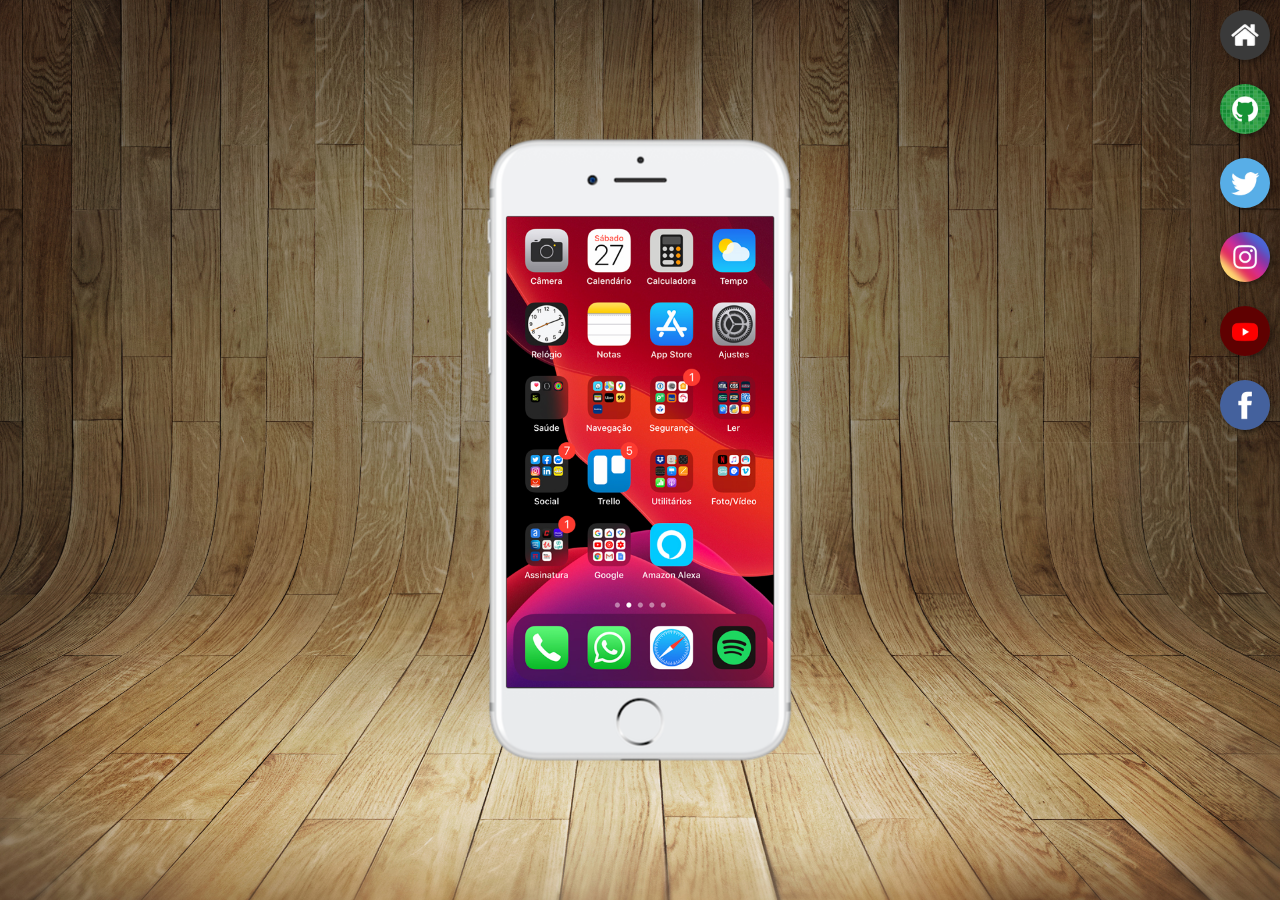
<file: index.html>
<!DOCTYPE html>
<html lang="pt-br">
<head>
    <meta charset="UTF-8">
    <meta http-equiv="X-UA-Compatible" content="IE=edge">
    <meta name="viewport" content="width=device-width, initial-scale=1.0">
    <link rel="shortcut icon" href="favicon.ico" type="image/x-icon">
    <link rel="stylesheet" href="estilos/style.css">
    <title>Projeto Redes Sociais</title>
</head>
<body>
    <main>
        <section id="telefone">
            <iframe src="home.html" name="tela" id="tela" frameborder="0">
                Seu navegador não é compatível com isso.
            </iframe>
        </section>
        <section id="redes-sociais">
            <a href="home.html" target="tela"><img src="imagens/logo-home.jpg" alt="Home"></a> <br>
            <a href="github.html" target="tela"><img src="imagens/logo-github.jpg" alt="GitHub"></a> <br>
            <a href="twitter.html" target="tela"><img src="imagens/logo-twitter.jpg" alt="Twitter"></a> <br>
            <a href="intagram.html" target="tela"><img src="imagens/logo-instagram.jpg" alt="Instagram"></a> <br>
            <a href="youtube.html" target="tela"><img src="imagens/logo-youtube.jpg" alt="Youtube"></a> <br>
            <a href="facebook.html" target="tela"><img src="imagens/logo-facebook.jpg" alt="Facebook"></a>
        </section>
    </main>

</body>
</html>
</file>
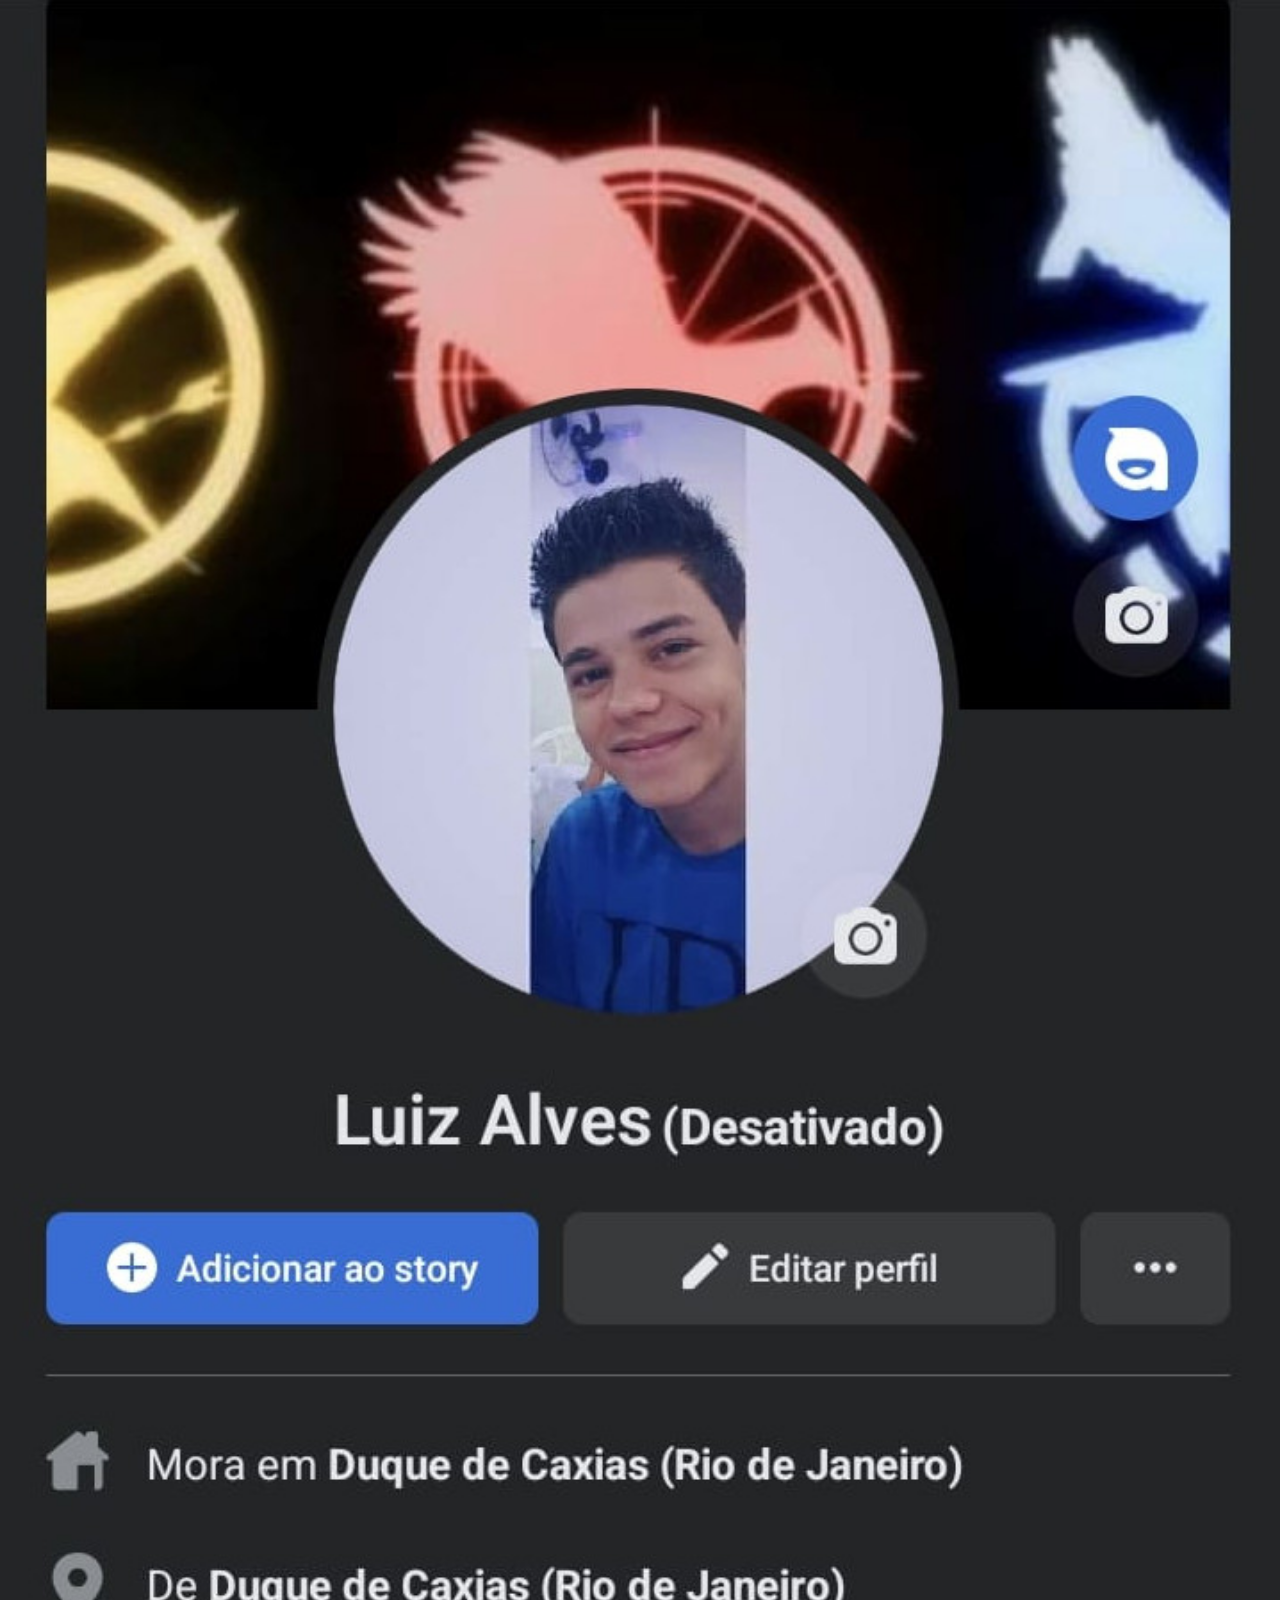
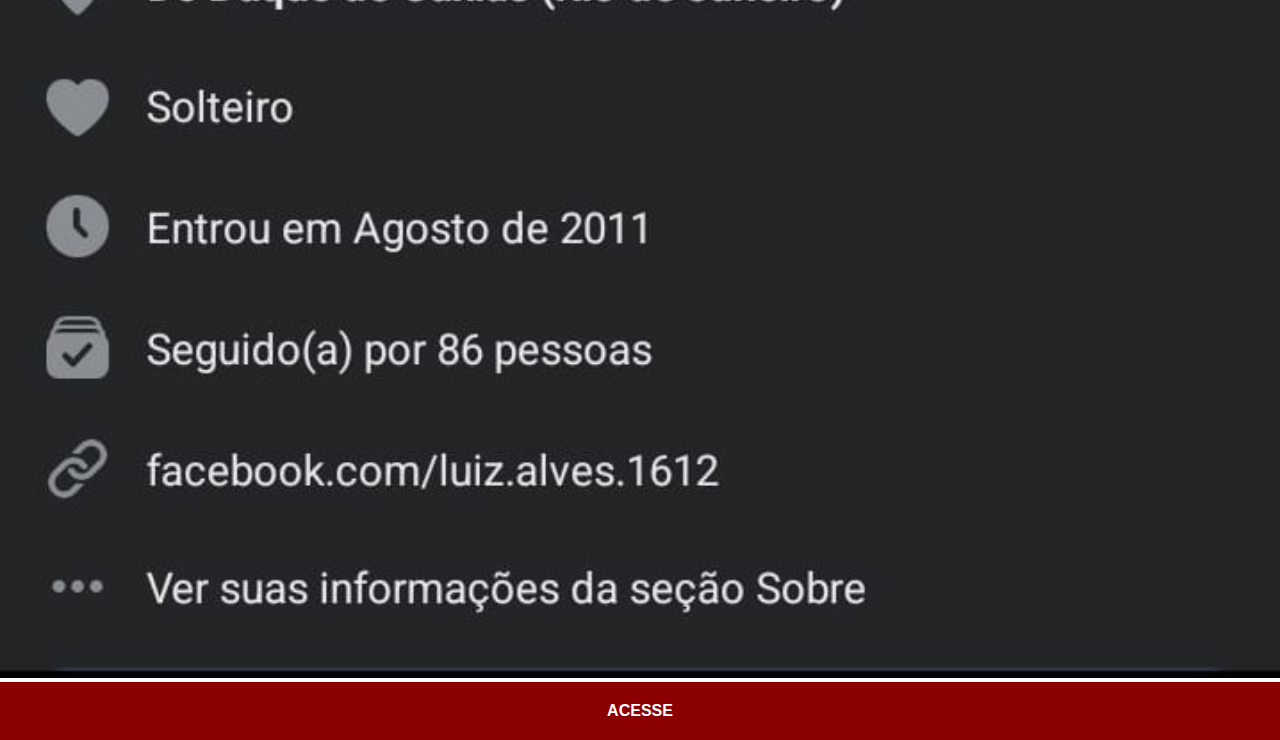
<file: facebook.html>
<!DOCTYPE html>
<html lang="pt-br">
<head>
    <meta charset="UTF-8">
    <meta http-equiv="X-UA-Compatible" content="IE=edge">
    <meta name="viewport" content="width=device-width, initial-scale=1.0">
    <title>Facebook</title>
    <link rel="stylesheet" href="estilos/social.css">
</head>
<body>
    <img src="imagens/tela-facebook.jpg" alt="Facebook">
    <a href="https://www.facebook.com/luiz.alves.1612/" target="_blank">ACESSE</a>
</body>
</html>
</file>
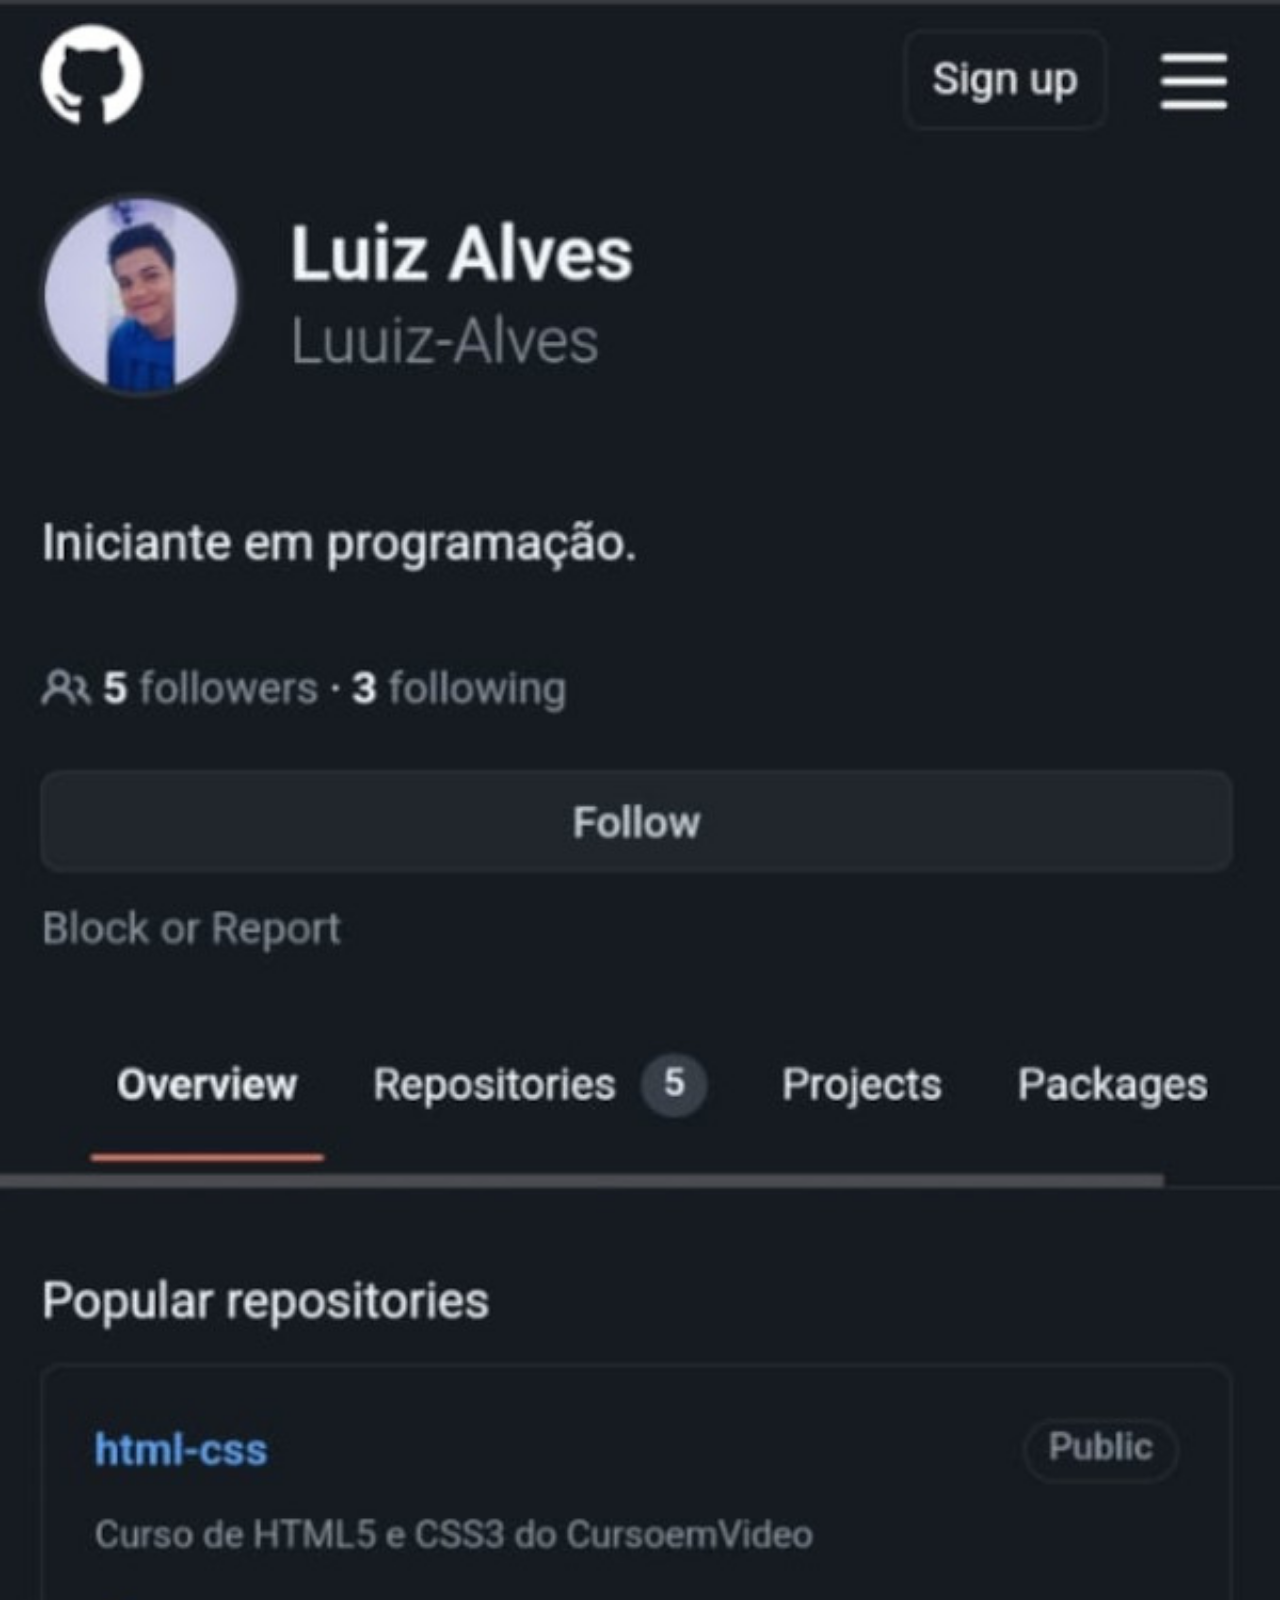
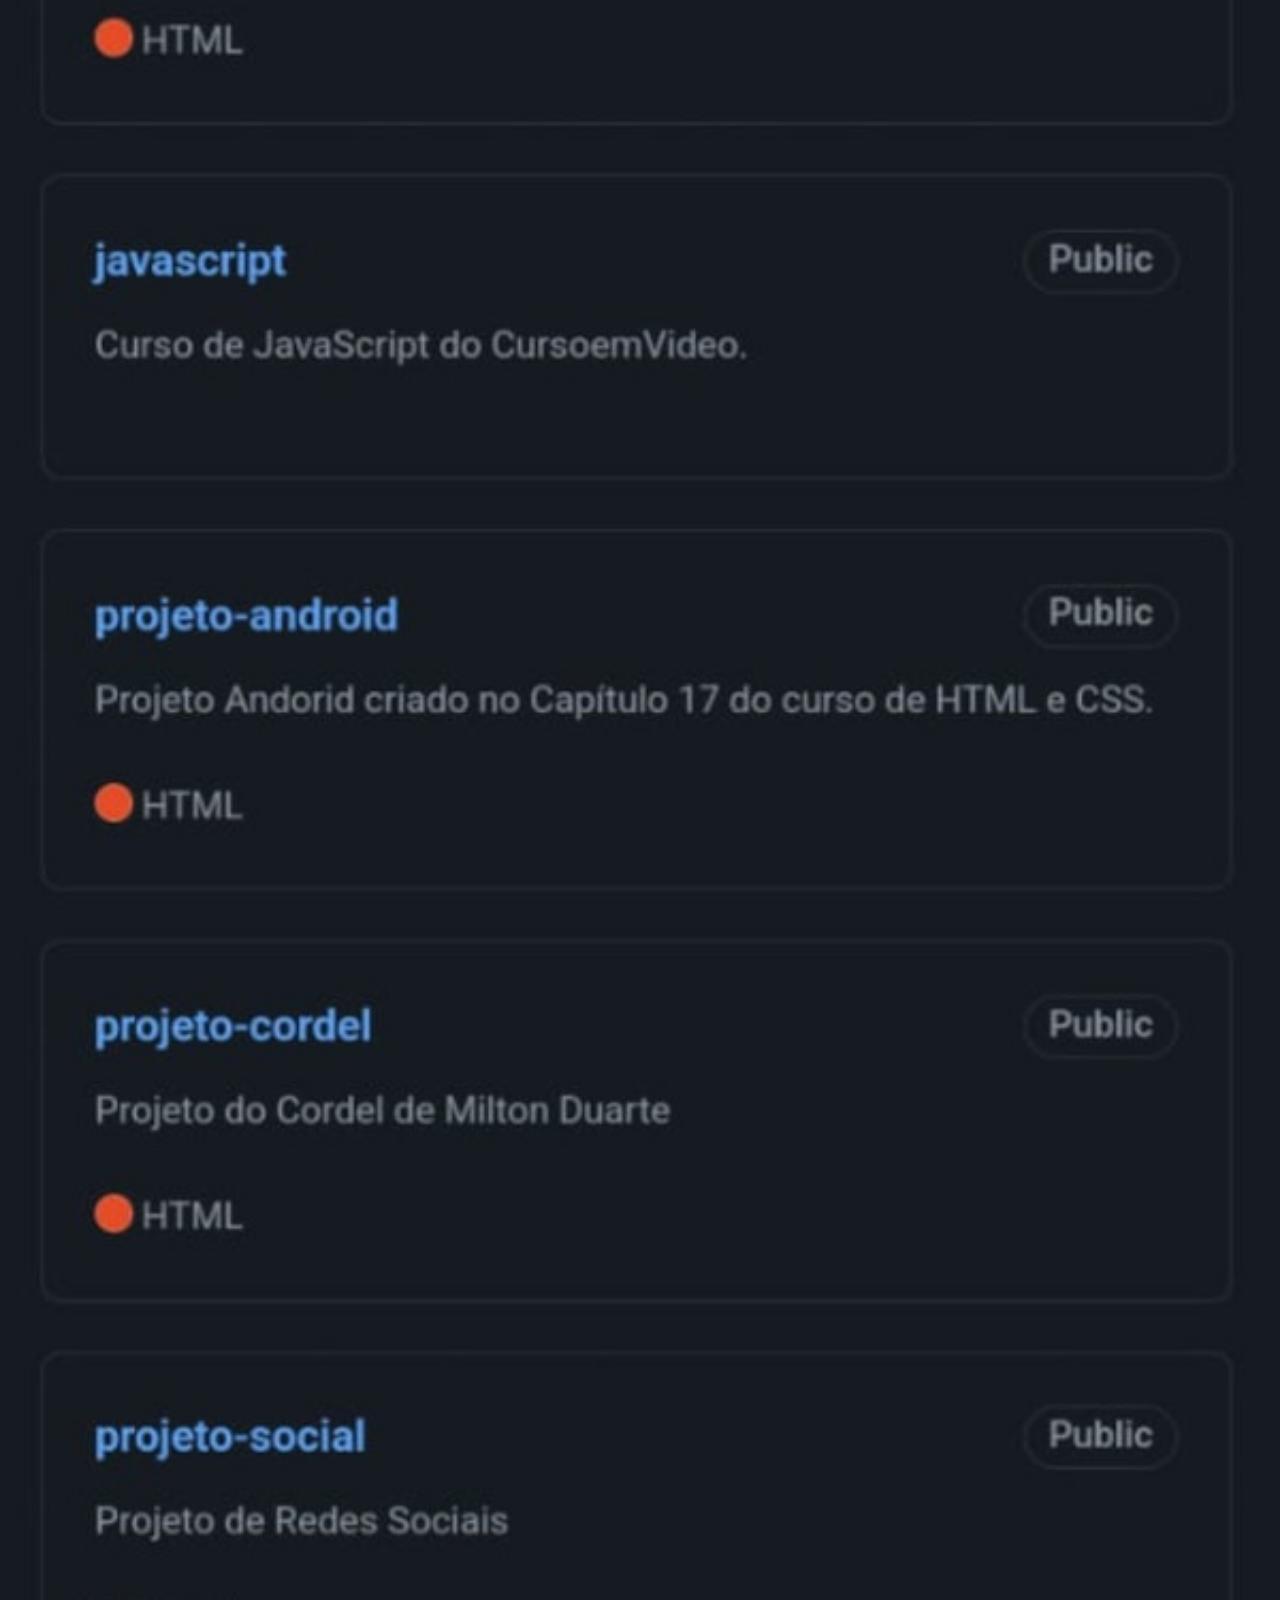
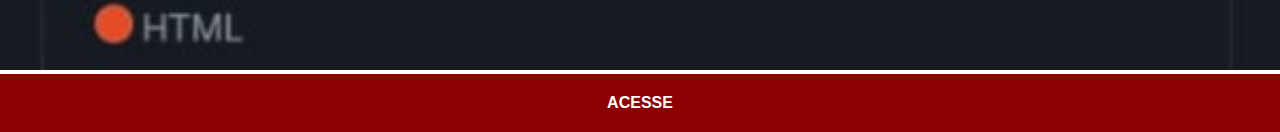
<file: github.html>
<!DOCTYPE html>
<html lang="pt-br">
<head>
    <meta charset="UTF-8">
    <meta http-equiv="X-UA-Compatible" content="IE=edge">
    <meta name="viewport" content="width=device-width, initial-scale=1.0">
    <title>GitHub</title>
    <link rel="stylesheet" href="estilos/social.css">
</head>
<body>
    <img src="imagens/tela-github.jpg" alt="GitHub">
    <a href="https://github.com/Luuiz-Alves" target="_blank">ACESSE</a>
</body>
</html>
</file>
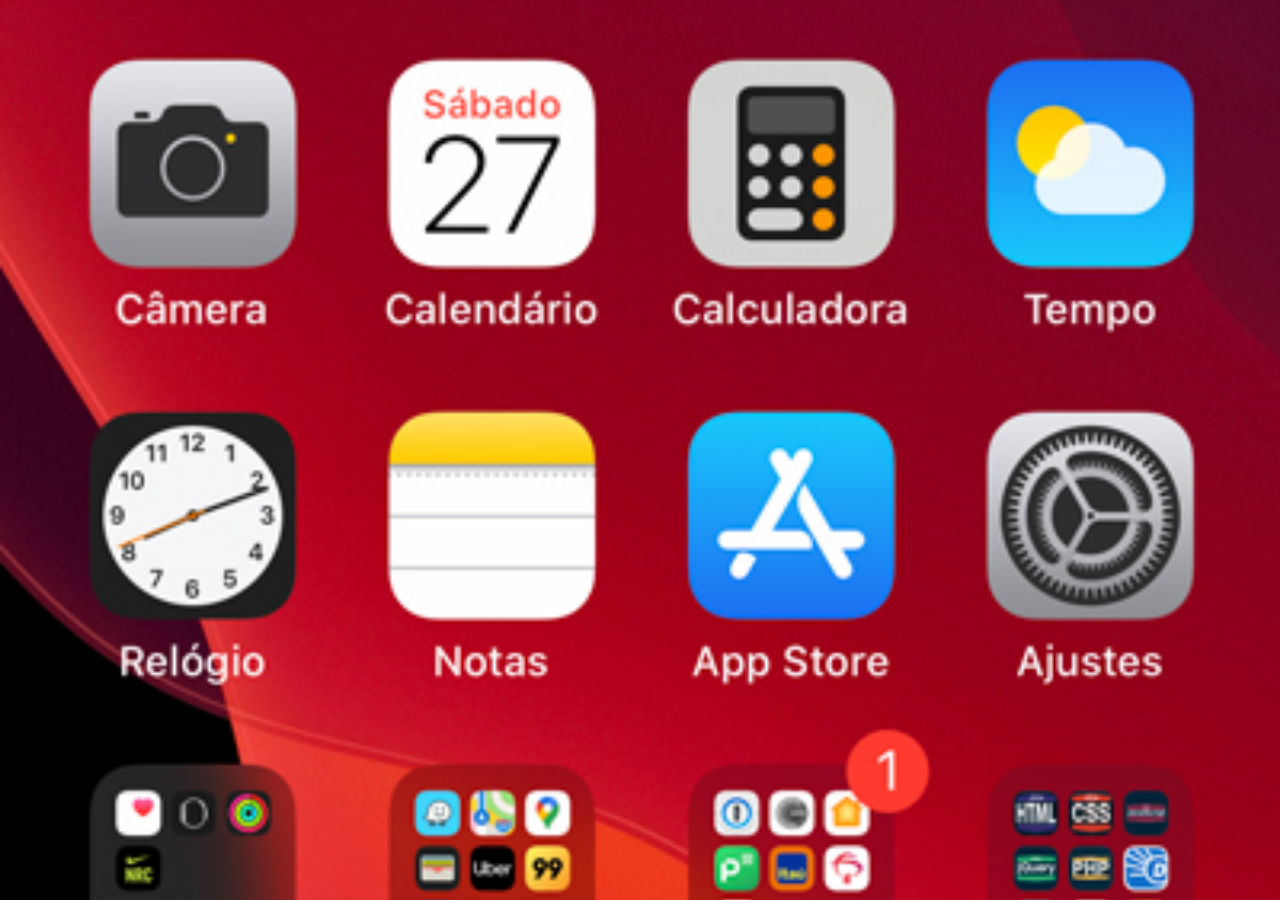
<file: home.html>
<!DOCTYPE html>
<html lang="pt-br">
<head>
    <meta charset="UTF-8">
    <meta http-equiv="X-UA-Compatible" content="IE=edge">
    <meta name="viewport" content="width=device-width, initial-scale=1.0">
    <title>Home</title>
    <style>
        * {
            margin: 0px;
            padding: 0px;
        }

        body {
            width: 100vw;
            height: 100vh;
            background: black url('imagens/tela-home.jpg') no-repeat top center;
            background-size: cover;
        }
    </style>
</head>
<body>
    
</body>
</html>
</file>
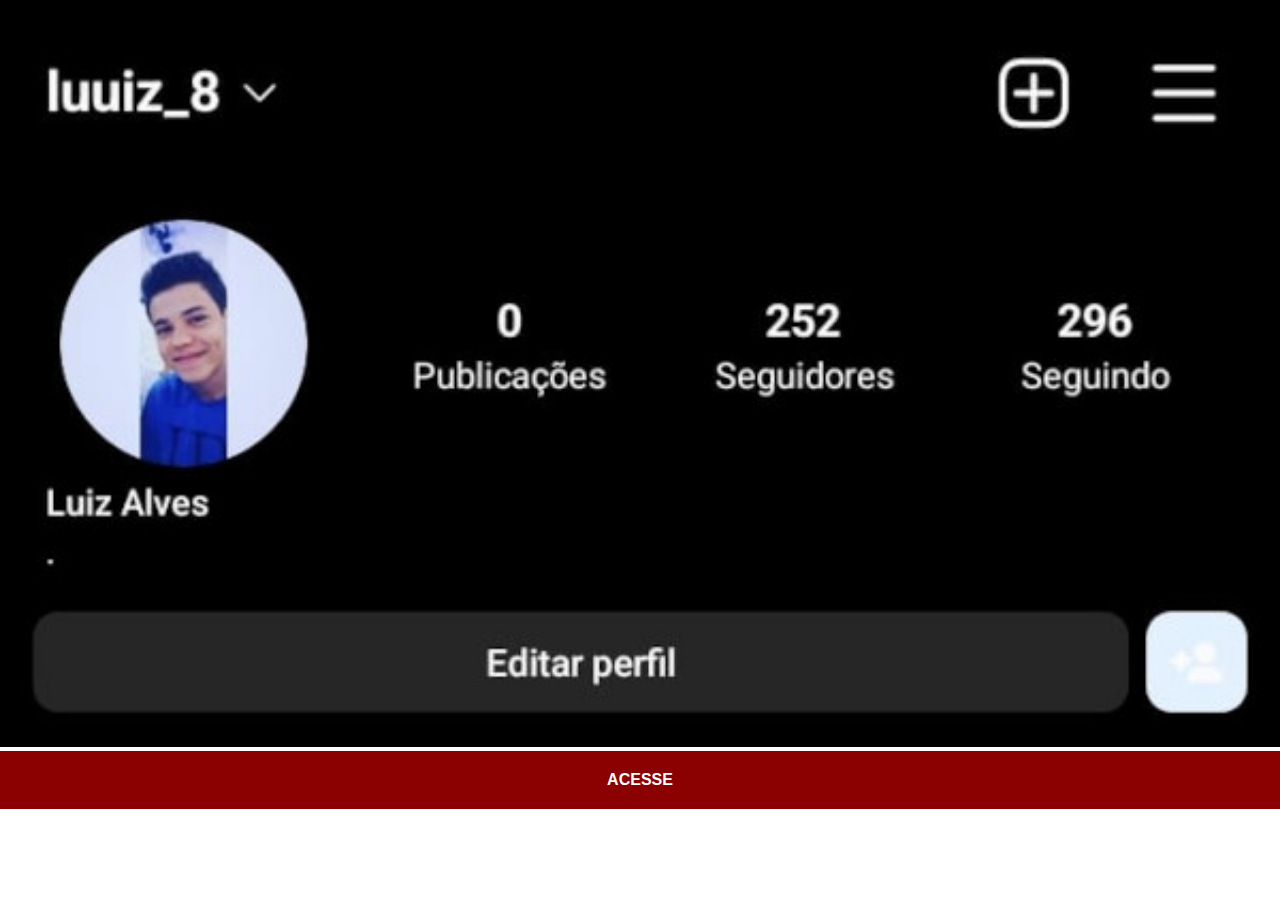
<file: intagram.html>
<!DOCTYPE html>
<html lang="pt-br">
<head>
    <meta charset="UTF-8">
    <meta http-equiv="X-UA-Compatible" content="IE=edge">
    <meta name="viewport" content="width=device-width, initial-scale=1.0">
    <title>Instagram</title>
    <link rel="stylesheet" href="estilos/social.css">
</head>
<body>
    <img src="imagens/tela-instagram.jpg" alt="Instagram">
    <a href="https://instagram.com/Luuiz_8" target="_blank">ACESSE</a>
</body>
</html>
</file>
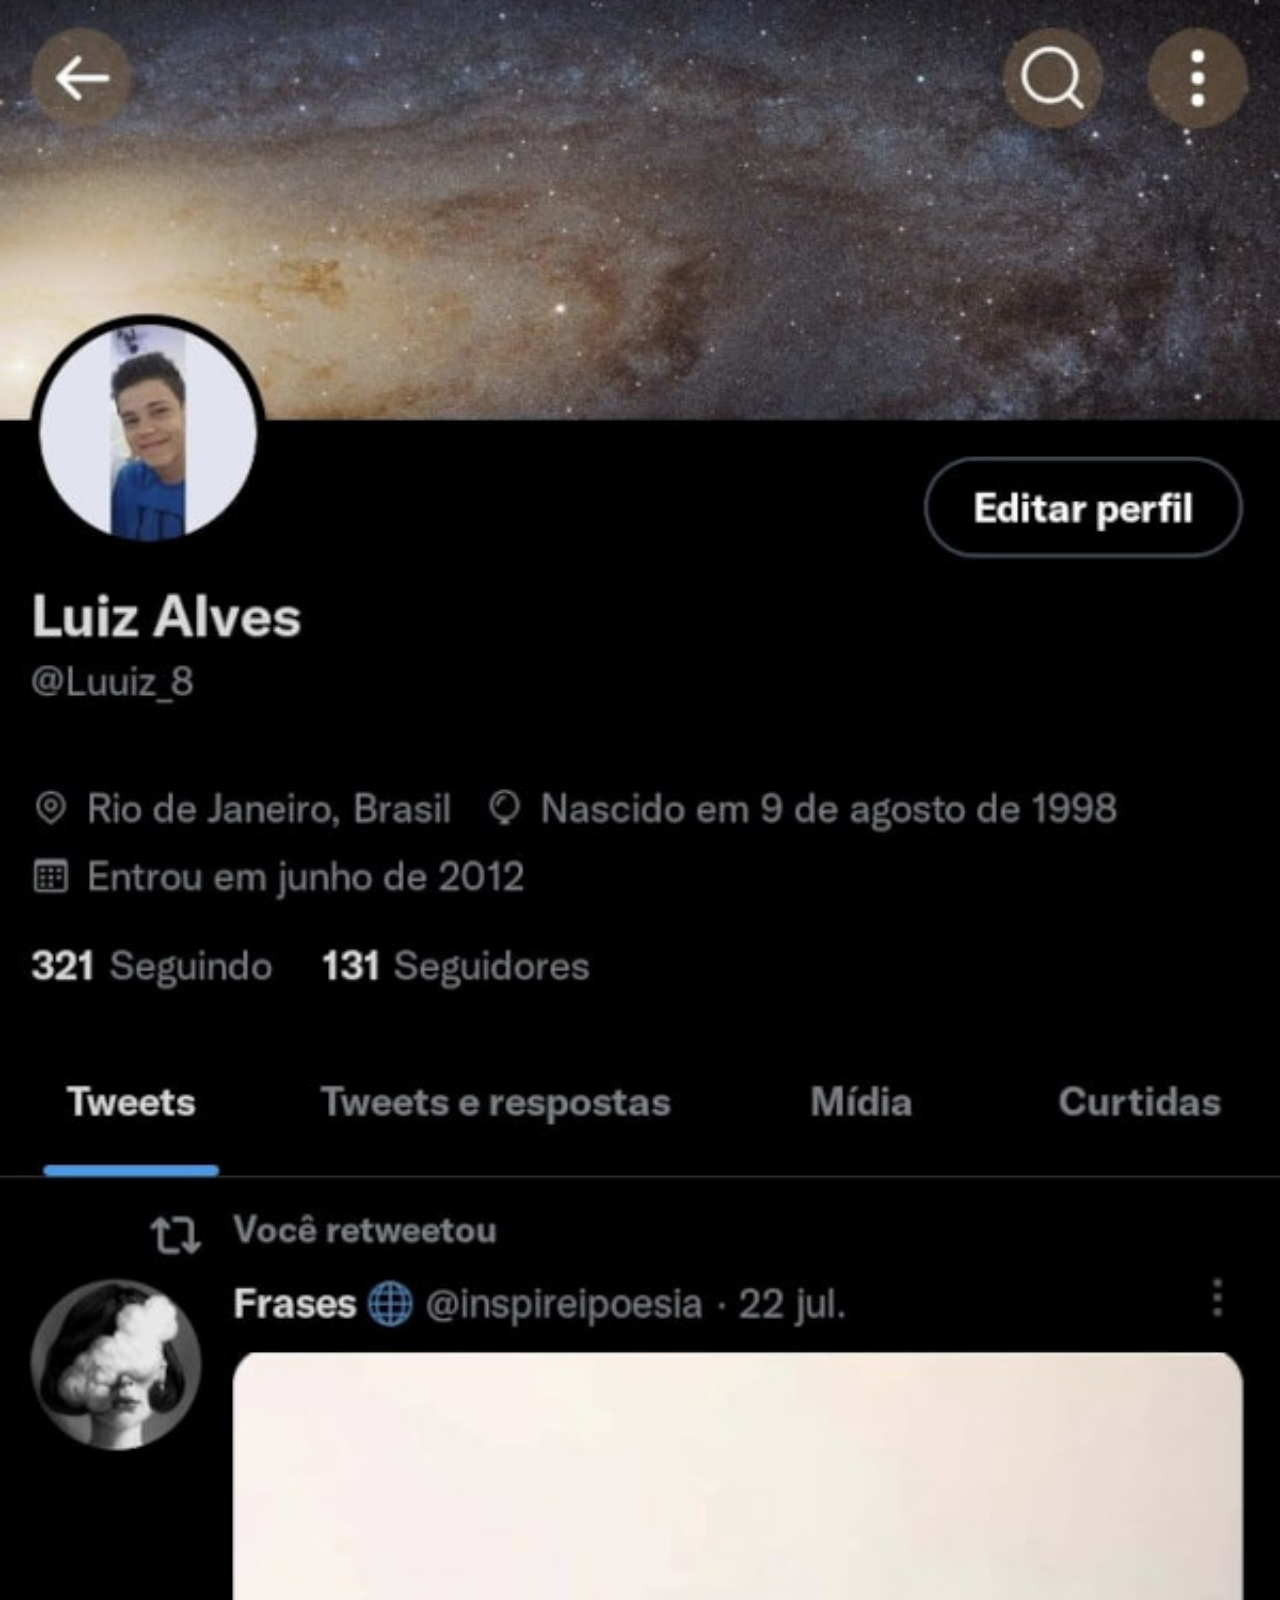
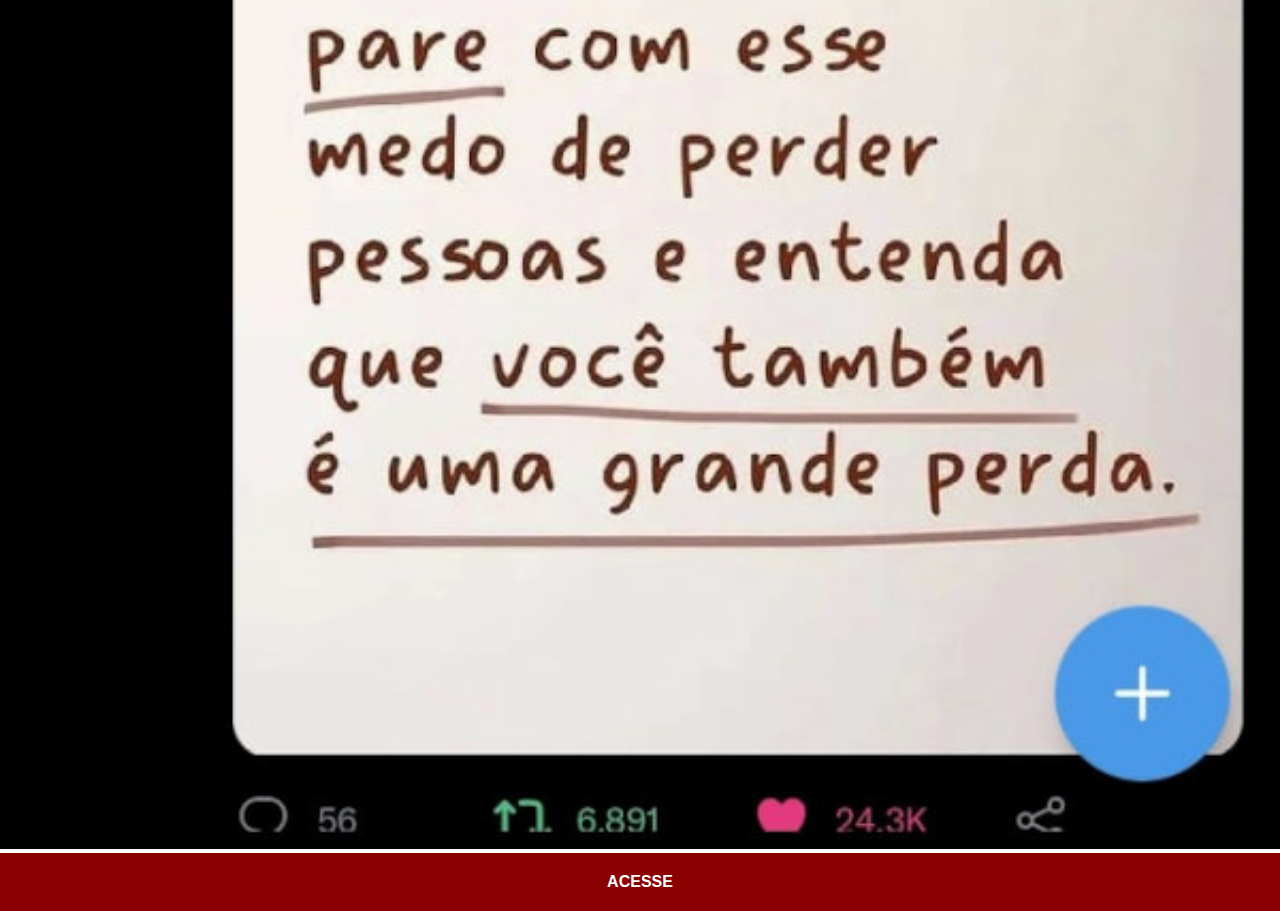
<file: twitter.html>
<!DOCTYPE html>
<html lang="pt-br">
<head>
    <meta charset="UTF-8">
    <meta http-equiv="X-UA-Compatible" content="IE=edge">
    <meta name="viewport" content="width=device-width, initial-scale=1.0">
    <title>Twitter</title>
    <link rel="stylesheet" href="estilos/social.css">
</head>
<body>
    <img src="imagens/tela-twitter.jpg" alt="Twitter">
    <a href="https://twitter.com/Luuiz_8" target="_blank">ACESSE</a>
</body>
</html>
</file>
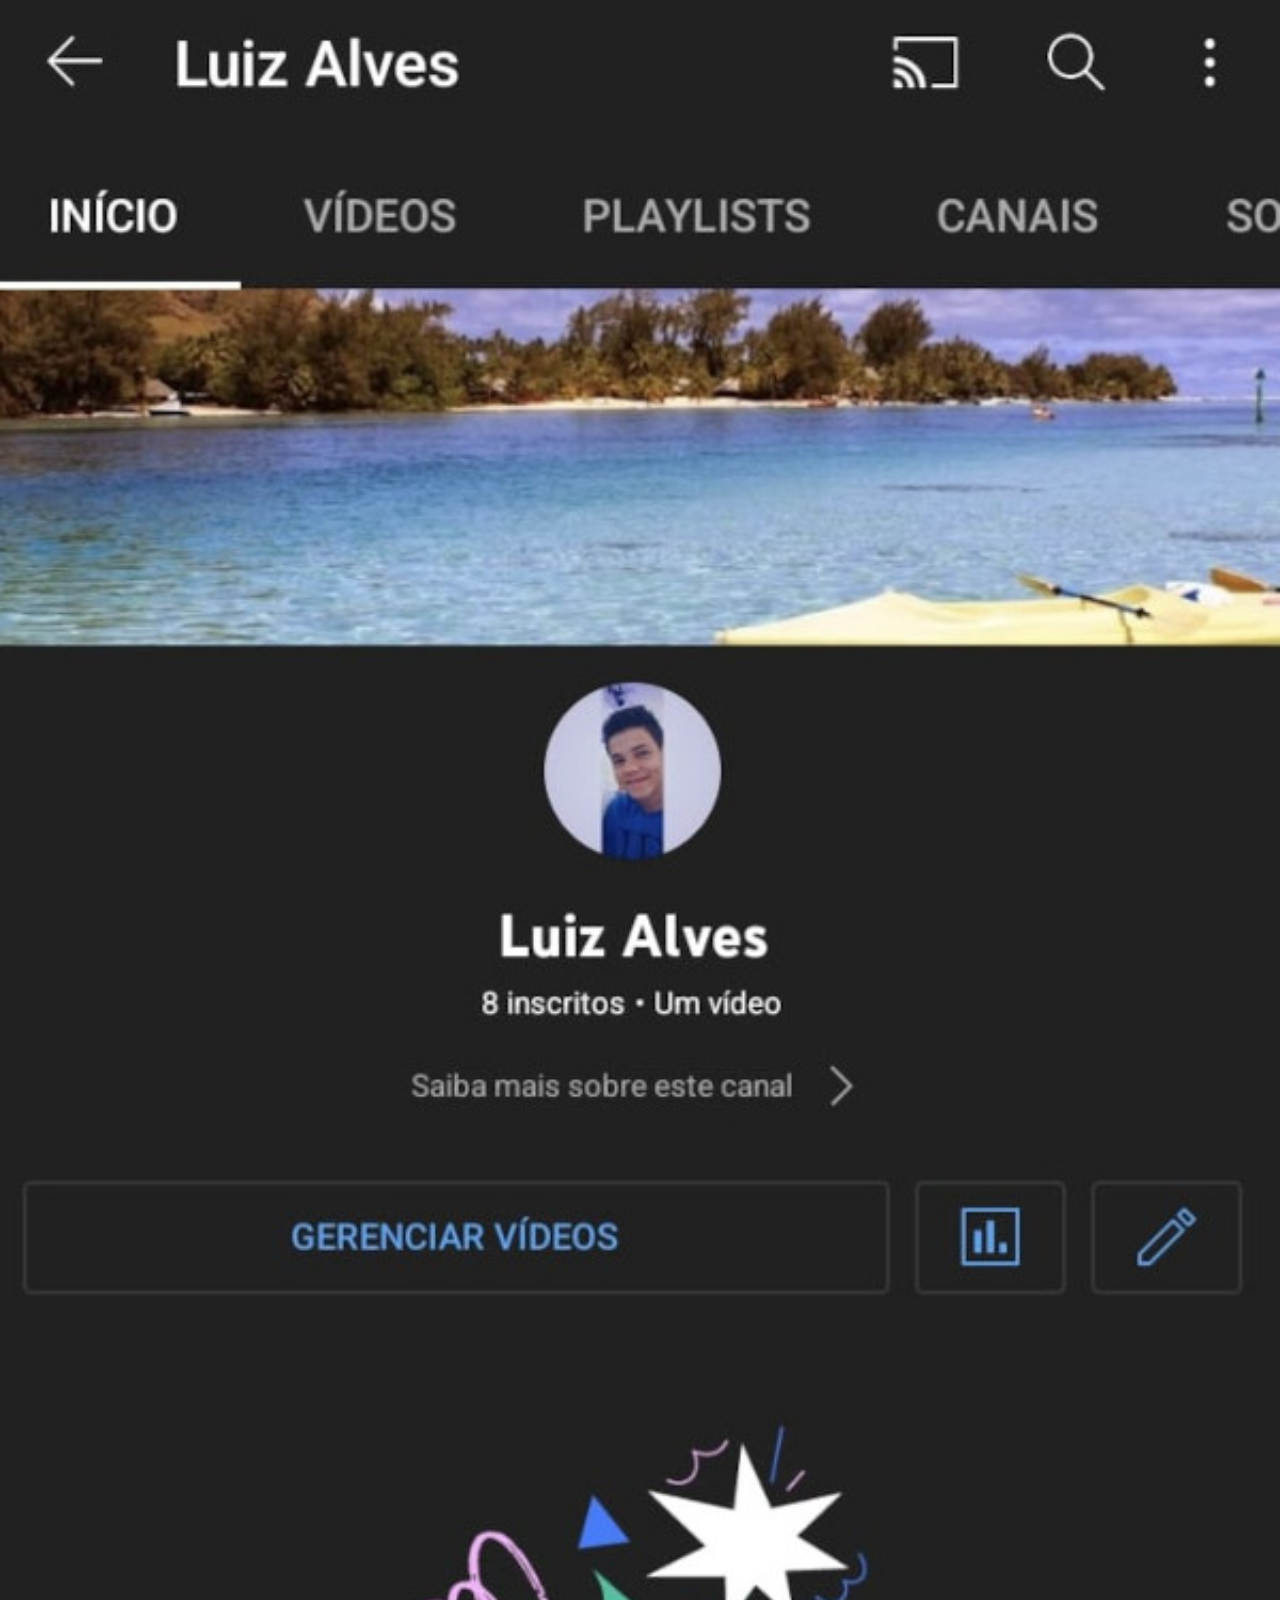
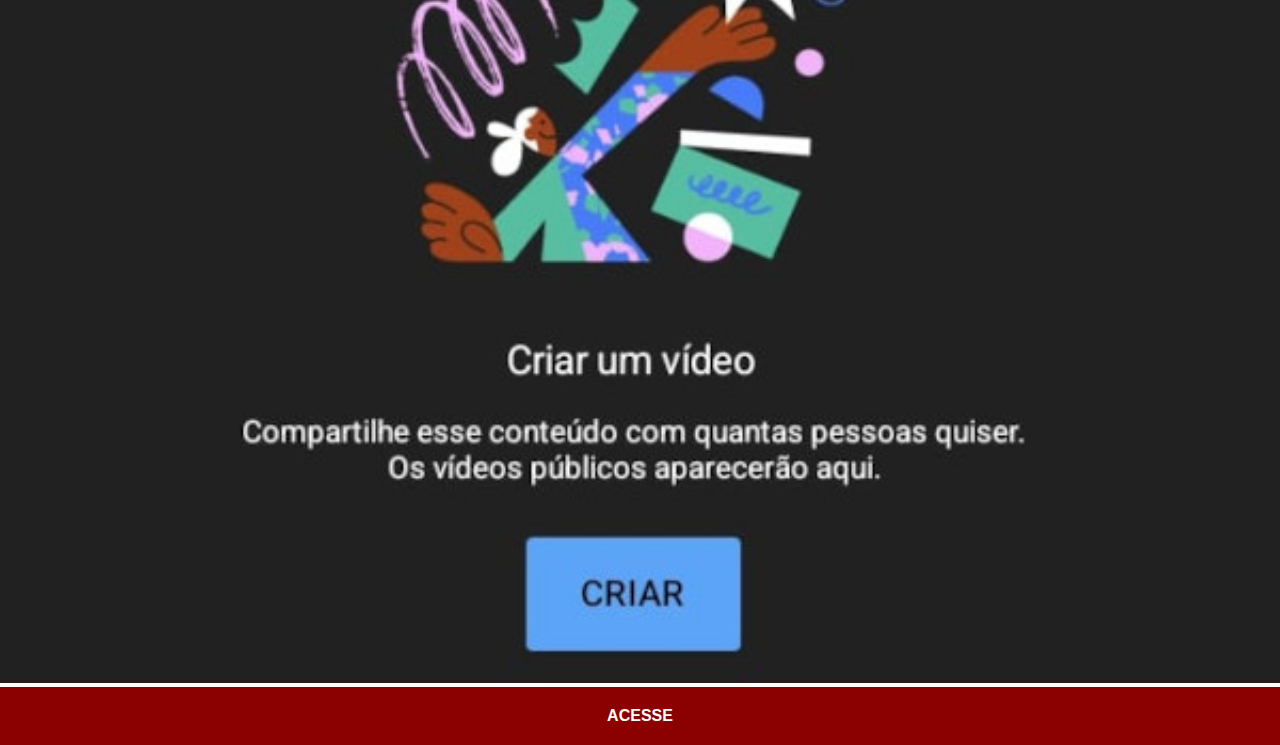
<file: youtube.html>
<!DOCTYPE html>
<html lang="pt-br">
<head>
    <meta charset="UTF-8">
    <meta http-equiv="X-UA-Compatible" content="IE=edge">
    <meta name="viewport" content="width=device-width, initial-scale=1.0">
    <title>Youtube</title>
    <link rel="stylesheet" href="estilos/social.css">
</head>
<body>
    <img src="imagens/tela-youtube.jpg" alt="Youtube">
    <a href="https://www.youtube.com/channel/UCtSWEAgdqg6AWo7OfyQXQPg" target="_blank">ACESSE</a>
</body>
</html>
</file>
<file: estilos/style.css>
@charset "UTF-8";

* {
    margin: 0px;
    padding: 0px;
    font-family: Arial, Helvetica, sans-serif;
}

html, body {
    height: 100vh;
    width: 100vw;
    background-color: black;
}

body {
    background: url('../imagens/fundo-madeira.jpg') no-repeat top center;
    background-size: cover;
    background-attachment: fixed;
}

main {
    height: 100vh;
    position: relative;
}

#telefone {
    position: absolute;
    top: 50%;
    left: 50%;
    transform: translate(-50%, -50%);
    height: 627px;
    width: 311px;
    background: url('../imagens/frame-iphone.png') no-repeat;
}

#tela {
    position: relative;
    top: 80px;
    left: 22px;
    width: 267px;
    height: 471px;
}

#redes-sociais {
    text-align: right;
}

#redes-sociais img {
    width: 50px;
    margin: 10px;
    border-radius: 50%;
    box-shadow: 2px 2px 5px rgba(0, 0, 0, 0.400);
    box-sizing: border-box;
}

#redes-sociais img:hover {
    border: 2px solid rgba(255, 255, 255, 0.637);
    transform: translate(-3px, -3px);
    box-shadow: 5px 5px 10px rgba(0, 0, 0, 0.623);
    transition: transform 0.3s, border 0.3s;
}
</file>
<file: estilos/social.css>
@charset "UTF-8";

* {
    margin: 0px;
    padding: 0px;
    font-family: Arial, Helvetica, sans-serif;
}

::-webkit-scrollbar {
    width: 0px;
    height: 0px;
}

img {
    width: 100vw;
}

a {
    display: block;
    background-color: darkred;
    color: white;
    padding: 20px;
    text-align: center;
    font-weight: bolder;
    text-decoration: none;
}

a:hover {
    background-color: red;
}
</file>
